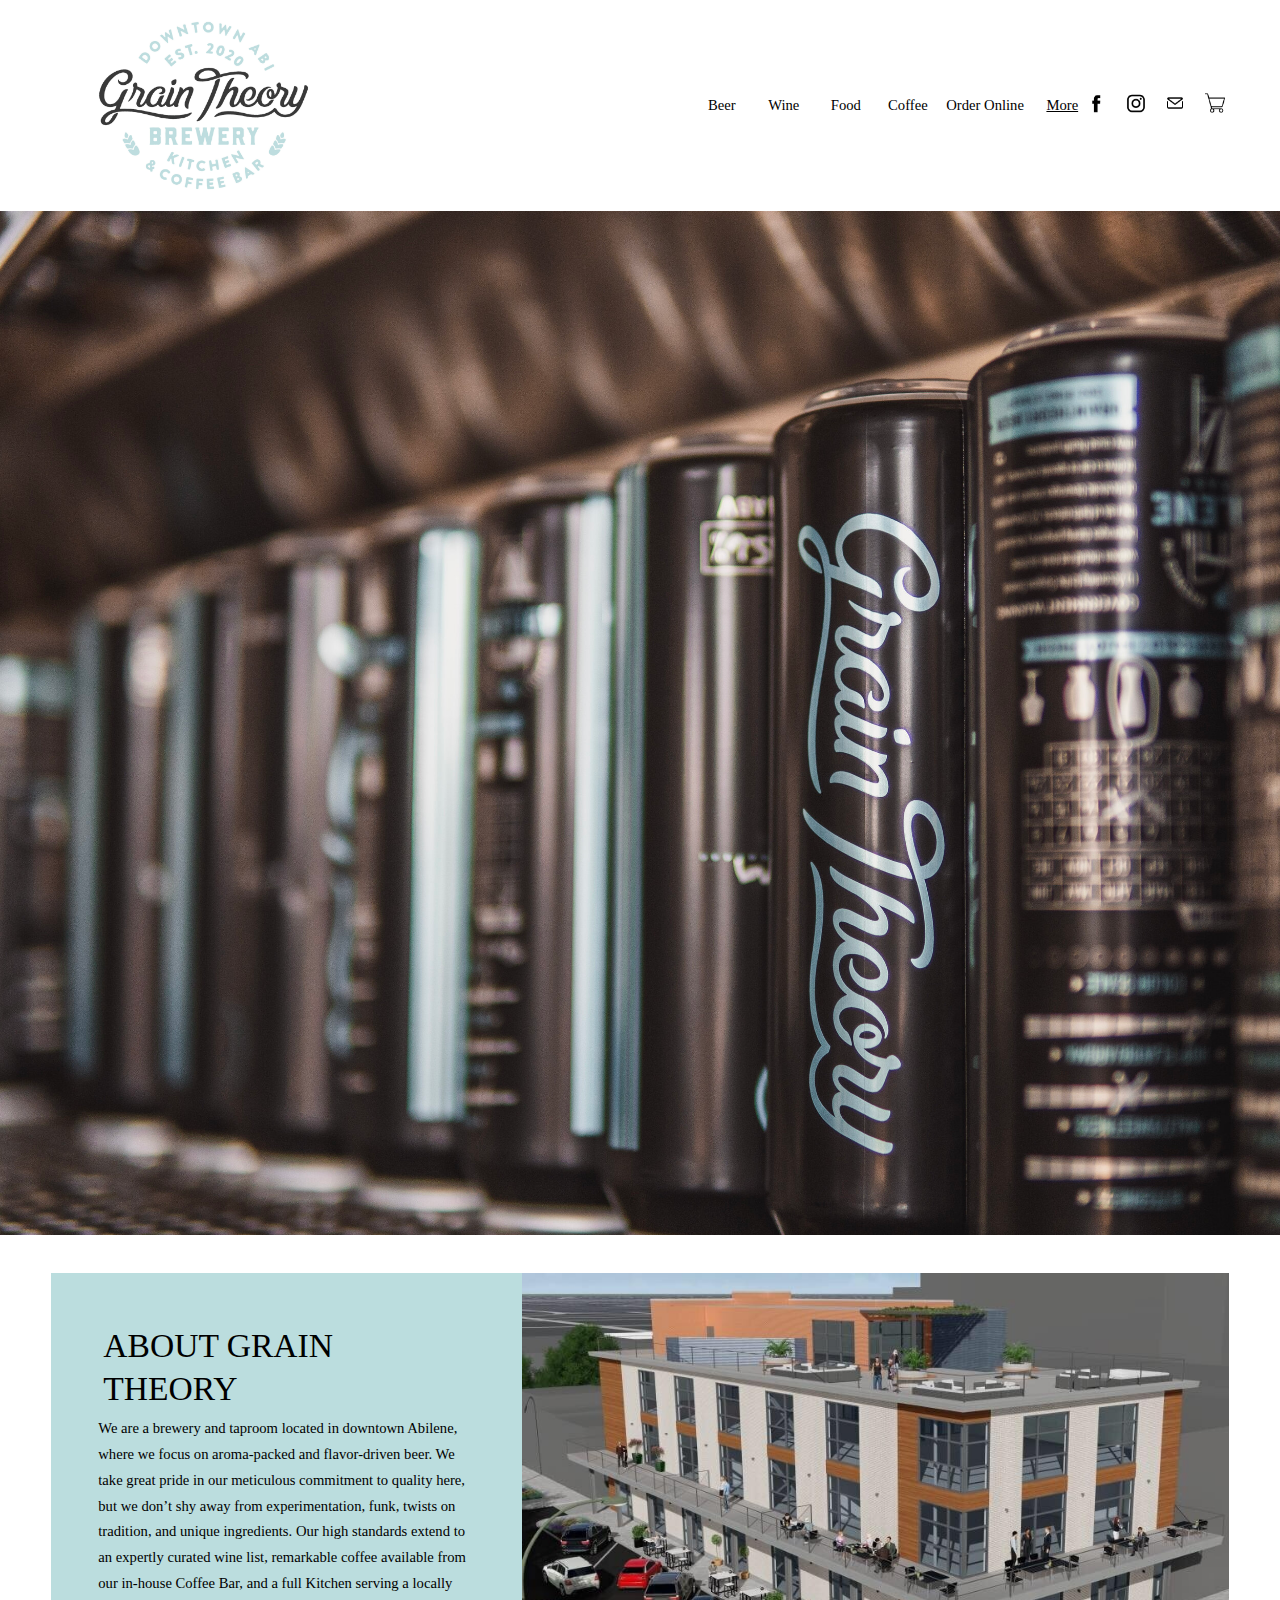
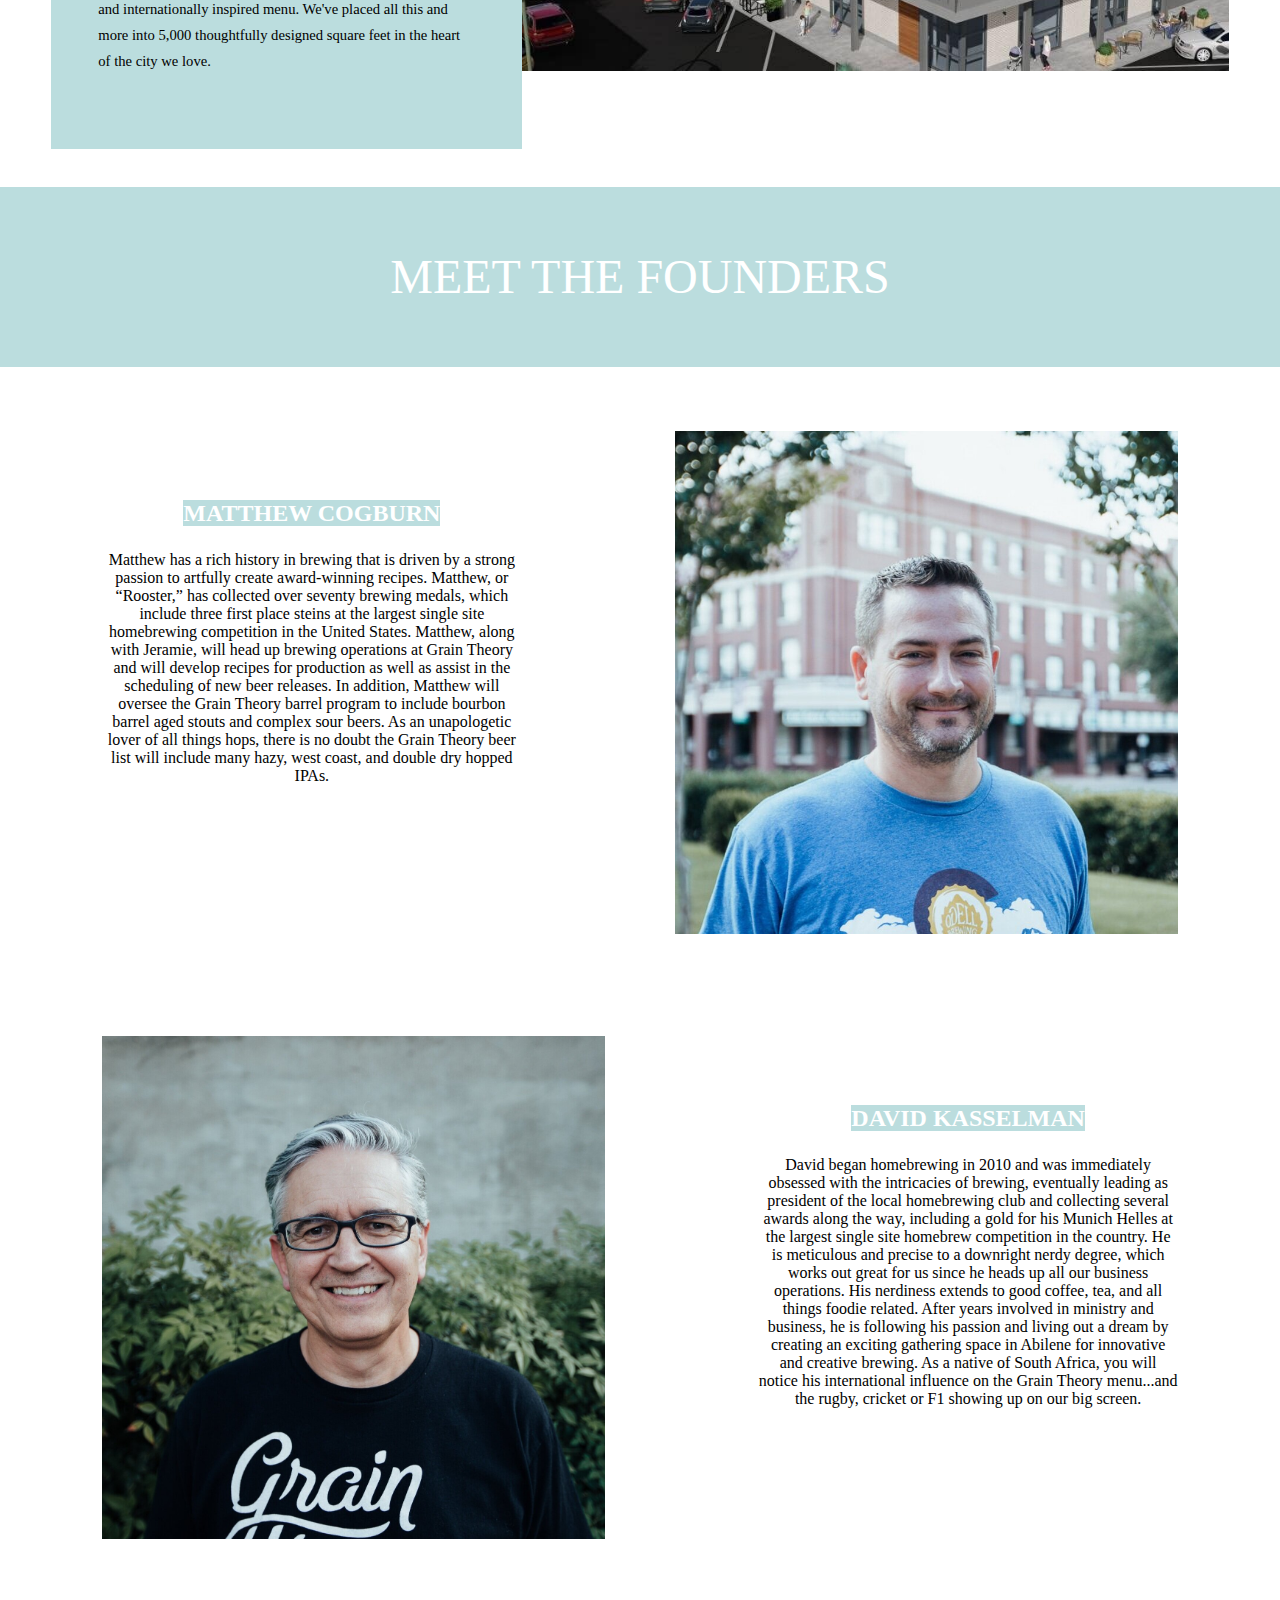
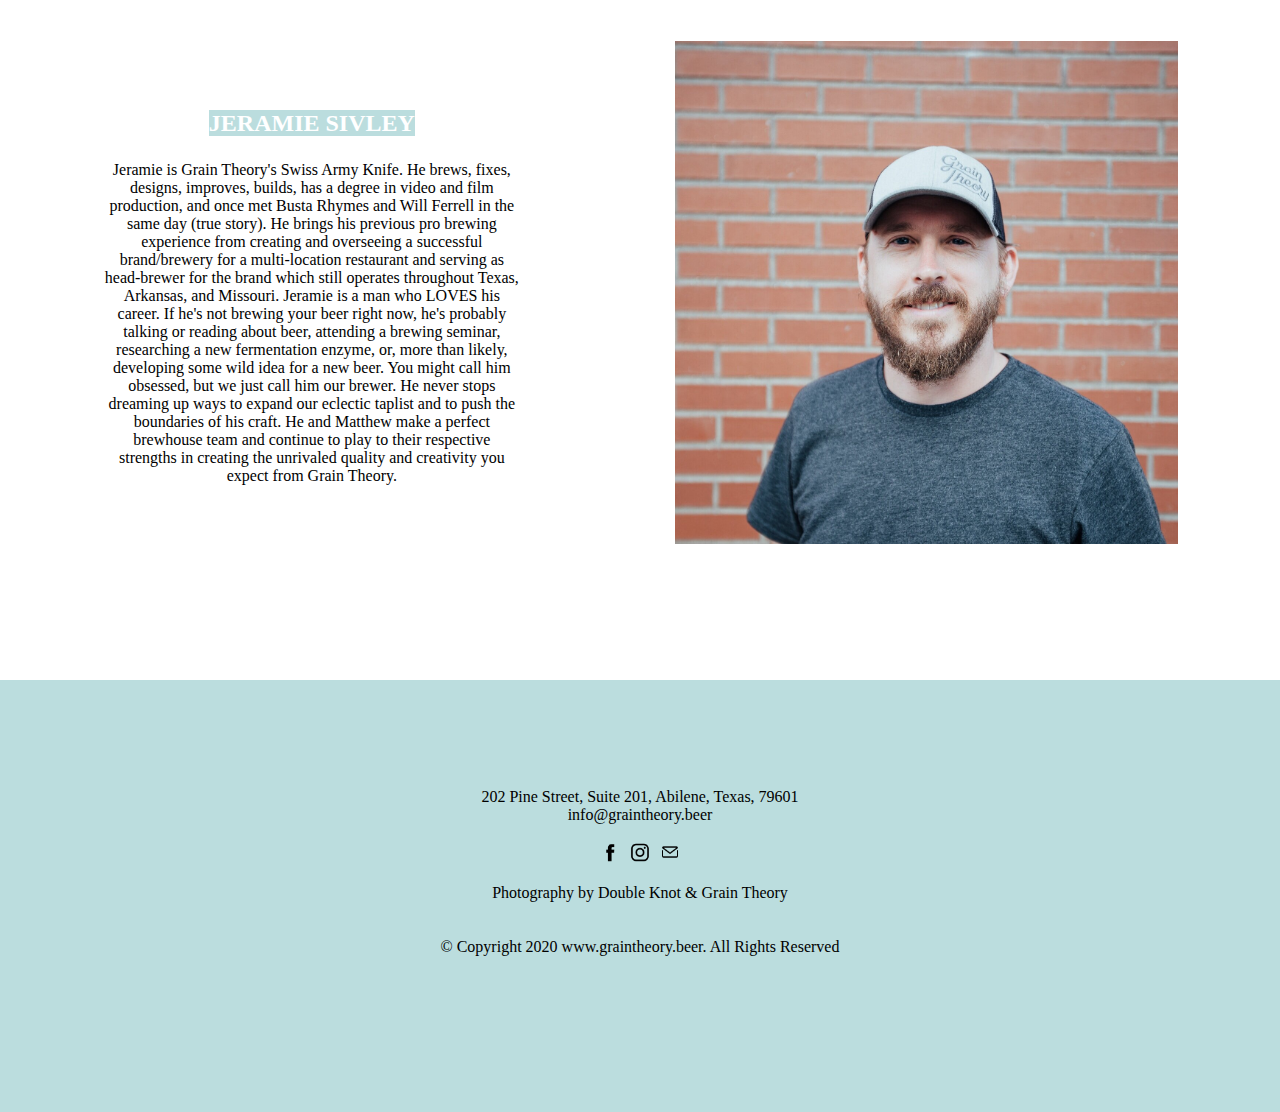
<file: index.html>
<!DOCTYPE html>
<html>
<head>
    <title> Grain Theory Test Site</title>
    <link href="/css/style.css" rel="Stylesheet">
</head>
<body>
   
    <nav class="barrier">
       
        <div class="banner">
           
            <div class="circle_logo">
                <a href="/index.html">
                <img src="/images/gtcirclelogo.jpeg" alt=" grain theory circle logo">
                    </a>
              </div>
                    
                         <div class="nav_container">
                                 <ul class="nav_links">
                                    <li class="beer"><a href="/additional pages/beer.html">Beer</li>

                                    <li class="wine"><a href="/additional pages/wine.html">Wine</a></li>

                                    <li class="food"><a href="/additional pages/food.html">Food</a></li>

                                    <li class="coffee"><a href="/additional pages/coffee.html">Coffee</a></li>
                                    
                                    <li class="order"><a href="/additional pages/order_online.html">Order Online</a></li>
                                    
                                    <li class="dropdown">
                                        <button class="dropbtn">More</button>
                                            <div class="dropdown-content">
                                                <a href="/dropdown/about.html">About</a>
                                                <a href="/dropdown/contact.html">Contact</a>
                                                <a href="/dropdown/reserve.html">Reserve The Blakely</a>
                                                <a href="/dropdown/gift_card.html">Gift Cards</a>
                                                <a href="/dropdown/newsletter.html">Newsletter</a>
                                                <a href="/dropdown/employment.html">Employment</a>


                                        </div>

                                    
                                    
                                    </li>
                                </ul>
                            </div> 
                  
                    
                        <!-- facebook, instagram, contact us, shopping cart -->
                        <div class="social_container">
                            <ul class="social_links">  
                                <li>
                                    <a href="https://www.facebook.com/graintheorybeer/">
                                    <img src="/images/facebook.png">
                                </a>
                                </li>
                                
                                
                                <li>
                                    <a href="https://www.instagram.com/graintheorybeer/">
                                    <img src="/images/better_instagram.png">
                                    </a>
                                </li>
                               
                               
                                <li>
                                    <a href="mailto:info@graintheory.beer">
                                    <img src="/images/email.png">
                                </a>
                                </li>
                                

                               
                               
                                <li>

                                    <img src="/images/cart.png">
                                
                                </li>
                            </ul>
                     </div>

               
          </div>
                    
       
             

    </nav>
   
    <header>
        

            

                 <div class="can_photo">
                         <img src="/images/cans.jpeg" alt=" grain theory beer cans in a line">
             </div>

             <div class="wrapper1">
                 <div class="wrapper2">
                     <div class="aboutgt">
                     <h1>
                             ABOUT GRAIN THEORY
                     </h1>
                         <p> 
                            We are a brewery and taproom located in downtown Abilene, where we focus on aroma-packed and flavor-driven beer. We take great pride in our meticulous commitment to quality here, but we don’t shy away from experimentation, funk, twists on tradition, and unique ingredients. Our high standards extend to an expertly curated wine list, remarkable coffee available from our in-house Coffee Bar, and a full Kitchen serving a locally and internationally inspired menu. We've placed all this and more into 5,000 thoughtfully designed square feet in the heart of the city we love.
                        </p>
                    </div>


                     <div class="grain_theory_photo">
                             <img src="/images/gtmockphoto.jpeg" alt="mock up photo of grain theory">
                         </div>

                            

                     </div>
                 </div>
        </header>


<main>
    <div class="about2">
     
        <h2>
        MEET THE FOUNDERS

        </h2>
  
    </div>

        <div class="matt">
            <div class="matt_interior">
                <h2><span> Matthew Cogburn </span></h2>
                <p>
                        Matthew has a rich history in brewing that is driven by a strong passion to artfully create award-winning recipes.
                     Matthew, or “Rooster,” has collected over seventy brewing medals, which include three first place steins at the largest single site homebrewing competition in the United States.
                      Matthew, along with Jeramie, will head up brewing operations at Grain Theory and will develop recipes for production as well as assist in the scheduling of new beer releases. 
                      In addition, Matthew will oversee the Grain Theory barrel program to include bourbon barrel aged stouts and complex sour beers. 
                      As an unapologetic lover of all things hops, there is no doubt the Grain Theory beer list will include many hazy, west coast, and double dry hopped IPAs.
                </p>

            </div>
            <div class="matt_picture">
                <img src="/images/matt_building.jpeg" alt=" picture of Matthew Cogburn">

            </div>

        </div>


        <div class="davey">
              <div class="david_interior">  
                <h2><span>
                    David Kasselman
                </span>
                </h2>
                <p>
                    David began homebrewing in 2010 and was immediately obsessed with the intricacies of brewing, eventually leading as president of the local homebrewing club and collecting several awards along the way, including a gold for his Munich Helles at the largest single site homebrew competition in the country. He is meticulous and precise to a downright nerdy degree, which works out great for us since he heads up all our business operations. His nerdiness extends to good coffee, tea, and all things foodie related. After years involved in ministry and business, he is following his passion and living out a dream by creating an exciting gathering space in Abilene for innovative and creative brewing. As a native of South Africa, you will notice his international influence on the Grain Theory menu...and the rugby, cricket or F1 showing up on our big screen.
                </p>
            </div>   
            
              <div class="david_picture">
                
                <img src="/images/david2.jpeg" alt="david kasselman">

            </div>
        </div>

        <div class="jeramie">
            <div class="jeramie_interior">  
              <h2><span>
                  Jeramie Sivley
              </span>
              </h2>
              <p>
                Jeramie is Grain Theory's Swiss Army Knife. He brews, fixes, designs, improves, builds, has a degree in video and film production, and once met Busta Rhymes and Will Ferrell in the same day (true story). He brings his previous pro brewing experience from creating and overseeing a successful brand/brewery for a multi-location restaurant and serving as head-brewer for the brand which still operates throughout Texas, Arkansas, and Missouri. Jeramie is a man who LOVES his career. If he's not brewing your beer right now, he's probably talking or reading about beer, attending a brewing seminar, researching a new fermentation enzyme, or, more than likely, developing some wild idea for a new beer. You might call him obsessed, but we just call him our brewer. He never stops dreaming up ways to expand our eclectic taplist and to push the boundaries of his craft. He and Matthew make a perfect brewhouse team and continue to play to their respective strengths in creating the unrivaled quality and creativity you expect from Grain Theory.   
            </p>
          </div>   
          
            <div class="jeramie_picture">
              
              <img src="/images/jeramie.jpeg" alt="Jeramie Sivley">

          </div>
      </div>





</main>









<footer>
    <div class="content_wrapper">
    <p>202 Pine Street, Suite 201, Abilene, Texas, 79601
        info@graintheory.beer</p>

        <ul>
            <li>   
                <a href="https://www.facebook.com/graintheorybeer/">
                    <img src="/images/facebook.png">
              </a>
        </li>


            <li>
                <a href="https://www.instagram.com/graintheorybeer/">
                    <img src="/images/better_instagram.png">
                </a> 
            </li>


            <li>
                <a href="mailto:info@graintheory.beer">
                    <img src="/images/email.png">
                </a>

            </li>
        </ul>

        <p>Photography by <a href="https://www.doubleknotweddings.com/about">Double Knot</a> & Grain Theory</p>

        <p>© Copyright 2020 www.graintheory.beer. All Rights Reserved</p>
    </div>
</footer>

</body>

</html>
</file>
<file: css/style.css>
/* page styles */



* {
    margin: 0;
    padding: 0;
    
}
/* *****************************************
Nav bar and logo styles
*/



nav {
    font-family: poppins;
    font-size: 14.6592px;
    font-weight: lighter;
    font-style: normal;
}

.barrier {
    width: 100%;
    height:auto;
    padding-top: 20px;
    padding-bottom: 20px;
    
    

}

.banner {
    
    height: 170.99px;
    max-width: 100%;
    display: grid;
    grid-template-columns: 1fr 2fr 4fr 4fr 2fr;
    grid-template-rows: minmax(170.99px, auto);
    z-index: 1;
    
    

    

    
}
.circle_logo{
    display:grid;
    grid-column-start: 2;
    grid-column-end: 3;

}

.circle_logo img {
    display: grid;
    height: 170.99px;
    width: 213.04px;
    object-fit: cover;
    z-index: 1;
    grid-column-start: 2;
    grid-column-end: 3;

    
}

.nav_container {
    display: grid;
    grid-column-start: 4;
    grid-column-end: 5;
    width: 100%;
    z-index: 2;
    padding-right: 50px;
    margin-right: 10px;
    
    
}


.nav_links {
    
   display: grid;
   grid-row-start: 0;
   grid-row-end: 1;
   grid-template-columns: 1fr 1fr 1fr 1fr 1fr 1fr;
   grid-template-rows: minmax(170.99px, auto);
   grid-column-gap: 1em;
   z-index: 2;
   align-items: center;
   white-space: nowrap;
   text-align: center;
   

       
}



.beer {
    display: grid;
    grid-column-start: 1;
    grid-column-end: 2;
    grid-row-start:1;
    grid-row-end:1;

}

.wine {
    display: grid;
    grid-column-start: 2;
    grid-column-end: 3;
    grid-row-start:1;
    grid-row-end:1;

}

.food {
    display: grid;
    grid-column-start: 3;
    grid-column-end: 4;
    grid-row-start:1;
    grid-row-end:1;

}

.coffee {
    display: grid;
    grid-column-start: 4;
    grid-column-end: 5;
    grid-row-start:1;
    grid-row-end:1;

}

.order {
    display: grid;
    grid-column-start: 5;
    grid-column-end: 6;
    grid-row-start:1;
    grid-row-end:1;

}

.social_container {
    display: grid;
    grid-column-start: 5;
    grid-column-end: 6;
    grid-auto-rows: minmax(170.99px, 70px);
    z-index: 3;
    padding-right: 50px;
}

.social_links {
    display: grid;
    grid-template-columns:repeat(4, 1fr);
    grid-column-gap: 1em;
    z-index: 3;
    align-self: center;

}



.dropdown{
    display: inline-block;
    grid-column-start: 6;
    grid-column-end: 7;
    grid-row-start:1;
    grid-row-end:1;
    position: relative;
    font-family: poppins;
    font-size: 14.6592px;
    font-weight: lighter;
    font-style: normal;
    text-align: center;
}

.dropbtn {
    font-size: 14.659px;
    font-family: poppins;
    background-color: white;
    font-weight: lighter;
    border: none;
    z-index: 5;
    text-decoration: underline;
}

.dropdown-content {

    display: none;
    position: absolute;
    right: 0;
    min-width: 100%;
    z-index: 10;
    background-color: white;
    text-align: right;
    padding: 5px 5px 5px 30px;
}

.dropdown-content a{
    color: black;
    text-decoration: none;
    display: block;
    text-align: right;
    z-index: 5;
    
}

.dropdown:hover .dropdown-content {display: block;}
.dropdown-content a:hover {background-color: white}
.dropdown:hover .dropbtn {background-color: white}



a:link {
    text-decoration: none;
    color: black;
}

a:visited {
   color: black;
}


li {
        list-style-type: none;
        font-family: poppins;
        font-size: 14.6592px;
        font-weight: 100px;
        font-style: normal;
    
}

li img {
    width: 20px;
    height: 20px;
    
}






/* **************************************************************
Header styles
*/ 

.can_photo img {

    width: auto;
    max-width: 100%;
     min-height: 85vh;
     object-fit: fill;
     overflow: auto;
     
     display: flex;
    
  
  
     } 
  

.wrapper1{
    display:grid;
    grid-auto-rows: minmax(0, auto);
    grid-auto-columns: minmax(0, auto);
    max-width: 100%;
    
    padding: 3% 4%;
    justify-items: center;
}

.wrapper2 {
    
    grid-auto-rows: minmax(0, auto);
    grid-auto-columns: minmax(0, 100%);
    display: grid;
    grid-template-columns: 2fr 3fr;
    grid-template-rows:minmax(100px, auto) 50px;
    
    object-fit: contain;
    max-width: 100%;
    


}

.aboutgt {
    display: grid;
    grid-column-start: 1;
    grid-column-end: 2;
    grid-row: 1/3;
    background-color: rgb(187,221,222);
    color: black;
    text-align: left;
    padding: 10%;
    overflow: auto;
    
    z-index: 2;
    
   
    grid-auto-rows: 1fr;
    grid-template-rows: 1fr 3fr;

}

.aboutgt p {
    display: grid;
    grid-auto-rows: 1fr;
    grid-row: 2/3;
    grid-column: 1/2;
    text-align: left;
    line-height: 25.92px;
    
    
    font-size: 14.6592px;
    font-weight: lighter;
    font-style: normal;
    text-size-adjust: 100%;
    font: poppins;
    
}
.aboutgt h1{
    display:grid;
    grid-row:1/2;
    grid-column: 1/2;
    text-align: left;
    align-self: center;
    font-family: gin;
    font-size: 33.6px;
    font-weight: 400;
    font-style: normal;
    letter-spacing: normal;
    line-height: 42.6531px;
    text-transform: uppercase;
    padding: 5px;
    overflow:auto;
  

}




.grain_theory_photo {
    grid-column-start: 2;
    grid-column-end: 3;
    width: 100%;
    height: auto;
    overflow: auto;
    z-index: 1;
    

}

.grain_theory_photo img{
    overflow: auto;
    object-fit: contain;
    height: auto;
    width: 100%;
    z-index: 1;
    
   
    
}

 

   /* *********************************************************************************** */


   .about2 {
       height: 180px;
       width: 100%;
       background-color: rgb(187,221,222);
       align-items: center;
       
       font: gin;

   }


   .about2 h2 {
       font-family: gin;
       line-height: 59.136px;
       font-size: 48px;
       font-weight: 400;
       font-style: normal;
       text-align: center;
       text-transform: uppercase;
       color: rgb(255,255,255);
       padding: 60px;
       white-space: nowrap;
       
   }


   .matt {

    display: grid;
    grid-template-columns: 5fr 6fr;
    grid-template-rows: minmax( 0, auto);
    padding: 5% 8%;
    grid-auto-columns: minmax(0, 100%);
    grid-auto-rows: minmax(0, auto);
    max-height: 60vh;
    max-width: 100vw;
    grid-column-gap:12vw;

    
    object-fit: contain;
    

   }

   .matt_picture{
       display:grid;
       width:100%
   }

   .matt_picture img{

    grid-column-start: 2;
    grid-column-end: 3;
    
    max-height: 85vh;
    max-width: 100%;
    justify-self: center;
    z-index: 1;
    
    object-fit: contain;
    
   }

   

   

   .matt_interior h2 {
    text-transform:  uppercase;
    text-align: center;
    color: rgb(255,255,255);
    margin-top: 5vh;
    padding: 1em;
    
   }

   .matt_interior h2 span{

    background-color:rgb(187,221,222); 

   }

   .matt_interior p {
    

    text-align: center;


   }

   .davey {

    display: grid;
    grid-template-columns: 6fr 5fr;
    grid-template-rows: minmax( 0, auto);
    padding: 3% 8%;
    grid-auto-columns: minmax(0, 100%);
    grid-auto-rows: minmax(0, auto);
    max-height: 60vh;
    max-width: 100%;
    grid-column-gap:12vw;

   }

   .david_picture {

    display:grid;
       width:100%;
        grid-column-start: 1;
        grid-column-end: 2;
        grid-row: 1/2;
   }

   .david_picture img{

    grid-column-start: 1;
    grid-column-end: 2;
    
    max-height: 85vh;
    max-width: 100%;
    justify-self: center;
    z-index: 1;
    
    object-fit: contain;
    
   }

  

   .david_interior h2 {
    padding: 1em;
    text-transform:  uppercase;
    text-align: center;
    color: rgb(255,255,255);
    margin-top: 5vh;
    

   }

   .david_interior h2 span{
    
    background-color:rgb(187,221,222); 

   }

   .david_interior p {

    

    text-align: center;

   }


   .jeramie {

    display: grid;
    grid-template-columns: 5fr 6fr;
    grid-template-rows: minmax( 0, auto);
    padding: 5% 8%;
    grid-auto-columns: minmax(0, 100%);
    grid-auto-rows: minmax(0, auto);
    max-height: 60vh;
    max-width: 100vw;
    grid-column-gap:12vw;

    
    object-fit: contain;
    

   }

   .jeramie_picture{
       display:grid;
       width:100%
       
   }

   .jeramie_picture img{

    grid-column-start: 2;
    grid-column-end: 3;
    
    max-height: 85vh;
    max-width: 100%;
    justify-self: center;
    z-index: 1;
    
    object-fit: contain;
    
   }

   

   

   .jeramie_interior h2 {
    text-transform:  uppercase;
    text-align: center;
    color: rgb(255,255,255);
    margin-top: 5vh;
    padding: 1em;
    
   }

   .jeramie_interior h2 span{

    background-color:rgb(187,221,222); 

   }

   .jeramie_interior p {
    

    text-align: center;


   }
/* **********************************************************
Start footer */

footer {
    width: 100%;
    height: 48vh;
    margin-top: 8vh;
    background-color:rgb(187,221,222);
    
    
}

.content_wrapper {
    justify-self: center;
    padding: 10vh 33.333vw;


}

.content_wrapper p {

    text-align: center;
    padding-block: 2vh;

}

.content_wrapper ul {

    display: flex;
    justify-content: center;
    gap: 10px;
}
</file>
